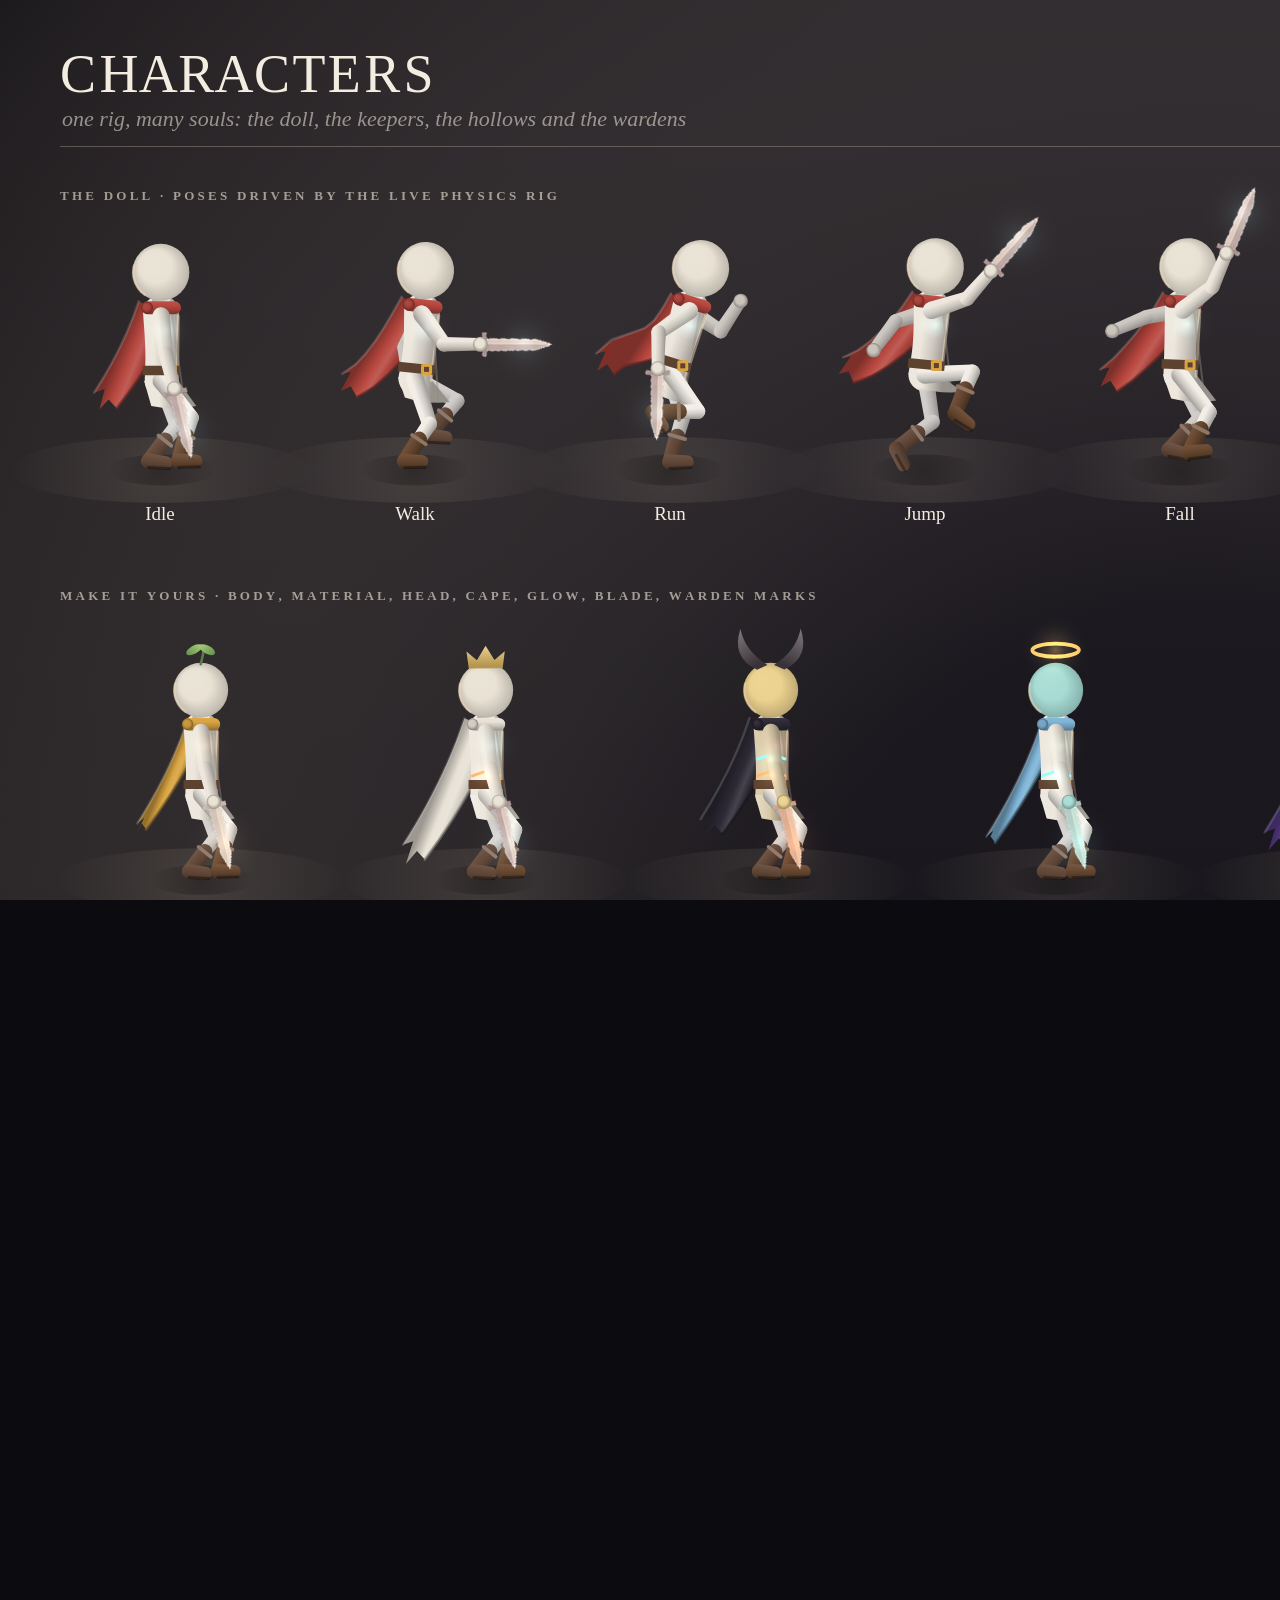
<file: tools/sheets.html>
<!doctype html>
<html><head><meta charset="utf-8"><title>Asset sheets</title>
<link rel="stylesheet" href="../css/style.css">
<style>html,body{overflow:auto!important;background:#0c0b10}canvas{position:static!important;display:block;margin:0 0 30px}</style>
</head><body>
<canvas id="characters"></canvas>
<canvas id="maps"></canvas>
<canvas id="assets"></canvas>
<canvas id="requests"></canvas>
<canvas id="towns"></canvas>
<canvas id="requests2"></canvas>
<script type="module" src="sheets.js"></script>
</body></html>
</file>
<file: css/style.css>
@font-face { font-family: 'Cormorant'; src: url('../assets/fonts/cormorant-garamond-latin-300-normal.woff2') format('woff2'); font-weight: 300; font-display: swap; }
@font-face { font-family: 'Cormorant'; src: url('../assets/fonts/cormorant-garamond-latin-400-normal.woff2') format('woff2'); font-weight: 400; font-display: swap; }
@font-face { font-family: 'Cormorant'; src: url('../assets/fonts/cormorant-garamond-latin-600-normal.woff2') format('woff2'); font-weight: 600; font-display: swap; }
@font-face { font-family: 'Cormorant'; src: url('../assets/fonts/cormorant-garamond-latin-500-italic.woff2') format('woff2'); font-weight: 500; font-style: italic; font-display: swap; }
@font-face { font-family: 'Manrope'; src: url('../assets/fonts/manrope-latin-400-normal.woff2') format('woff2'); font-weight: 400; font-display: swap; }
@font-face { font-family: 'Manrope'; src: url('../assets/fonts/manrope-latin-600-normal.woff2') format('woff2'); font-weight: 600; font-display: swap; }
@font-face { font-family: 'Manrope'; src: url('../assets/fonts/manrope-latin-800-normal.woff2') format('woff2'); font-weight: 800; font-display: swap; }

:root {
  --ink: #0b0a10; --glass: rgba(14, 12, 20, 0.62); --glass2: rgba(24, 21, 32, 0.78); --line: rgba(255, 244, 228, 0.14);
  --text: #f3ece0; --dim: rgba(243, 236, 224, 0.58); --accent: #9ff3ff; --gold: #f2c86a; --warm: #ffd9a0; --danger: #ff7a6a;
  --ease: cubic-bezier(.2, .8, .2, 1); --serif: 'Cormorant', Georgia, serif; --sans: 'Manrope', system-ui, sans-serif;
}
* { box-sizing: border-box; }
html, body { margin: 0; height: 100%; overflow: hidden; background: #07060b; color: var(--text); font-family: var(--sans); user-select: none; -webkit-user-select: none; touch-action: none; -webkit-tap-highlight-color: transparent; }
canvas { position: fixed; inset: 0; display: block; }
#fx { pointer-events: none; }
#ui { position: fixed; inset: 0; pointer-events: none; z-index: 5; }
.hidden { display: none !important; }
button { font-family: var(--sans); color: var(--text); }

/* boot */
#boot { position: fixed; inset: 0; background: #07060b; display: flex; flex-direction: column; align-items: center; justify-content: center; gap: 22px; z-index: 50; transition: opacity 1.2s var(--ease); }
#boot.gone { opacity: 0; pointer-events: none; }
.boot-title { font-family: var(--serif); font-weight: 300; font-size: clamp(28px, 5vw, 54px); letter-spacing: .32em; text-transform: uppercase; opacity: .8; }
.boot-bar { width: 160px; height: 1px; background: rgba(255,255,255,.12); overflow: hidden; }
.boot-bar div { height: 100%; width: 40%; background: var(--warm); animation: bootbar 1.2s ease-in-out infinite; }
@keyframes bootbar { 0% { transform: translateX(-100%); } 100% { transform: translateX(260%); } }

/* letterbox + fade */
#letterbox .bar { position: absolute; left: 0; right: 0; height: 0; background: #000; transition: height 1.1s var(--ease); }
#letterbox .bar.top { top: 0; } #letterbox .bar.bottom { bottom: 0; }
#letterbox.on .bar { height: 11vh; }
#fade { position: absolute; inset: 0; background: #000; opacity: 0; transition: opacity .9s var(--ease); }

/* title cards */
#card { position: absolute; left: 50%; top: 40%; transform: translate(-50%, -50%); text-align: center; width: min(92vw, 1100px); opacity: 0; transition: opacity 1.4s var(--ease), letter-spacing 4s var(--ease); }
#card.show { opacity: 1; }
#card .title { font-family: var(--serif); font-weight: 300; font-size: clamp(38px, 7.2vw, 104px); letter-spacing: .14em; text-transform: uppercase; line-height: 1; text-shadow: 0 2px 40px rgba(0,0,0,.55); transition: letter-spacing 5s var(--ease); }
#card.show .title { letter-spacing: .2em; }
#card .sub { margin-top: 18px; font-family: var(--serif); font-style: italic; font-weight: 500; font-size: clamp(16px, 2.1vw, 26px); color: var(--dim); letter-spacing: .04em; }
#card .line { height: 1px; width: 0; margin: 0 auto; background: linear-gradient(90deg, transparent, rgba(255,240,220,.6), transparent); transition: width 2.2s var(--ease); }
#card.show .line { width: min(60vw, 520px); }
#card .l1 { margin-bottom: 22px; } #card .l2 { margin-top: 22px; }
#card.small .title { font-size: clamp(26px, 4.4vw, 58px); }
#card.boss .title { color: #fff; font-size: clamp(26px, 5vw, 74px); letter-spacing: .1em; }
#card.boss.show .title { letter-spacing: .14em; }
#card.boss .sub { font-style: normal; font-family: var(--sans); font-size: clamp(11px, 1.2vw, 14px); letter-spacing: .4em; text-transform: uppercase; color: var(--danger); }
#card.gain .sub { color: var(--accent); }

/* press any key */
#press { position: absolute; left: 50%; bottom: 17vh; transform: translateX(-50%); font-size: 12px; letter-spacing: .45em; text-transform: uppercase; color: var(--dim); animation: breathe 2.2s ease-in-out infinite; text-align: center; }
@keyframes breathe { 0%, 100% { opacity: .25; } 50% { opacity: .9; } }

/* hud */
#hud { position: absolute; inset: 0; transition: opacity .8s var(--ease); }
#hud.dim { opacity: 0; }
#hud-tl { position: absolute; left: max(22px, env(safe-area-inset-left)); top: max(18px, env(safe-area-inset-top)); display: flex; flex-direction: column; gap: 10px; }
#vessels { display: flex; gap: 7px; }
.vessel { width: 18px; height: 24px; position: relative; transition: transform .3s var(--ease); }
.vessel::before { content: ''; position: absolute; inset: 0; background: rgba(255,255,255,.1); clip-path: polygon(50% 0, 100% 38%, 82% 100%, 18% 100%, 0 38%); }
.vessel.full::before { background: linear-gradient(180deg, #ffffff, #dff2f4 55%, #9fd6de); box-shadow: 0 0 18px rgba(159,243,255,.6); }
.art .vessel { width: 26px; height: 30px; background: url(../assets/icons/vessel_empty.png) center/contain no-repeat; }
.art .vessel::before, .art .vessel::after { display: none; }
.art .vessel.full { background-image: url(../assets/icons/vessel.png); filter: drop-shadow(0 0 8px rgba(159,243,255,.55)); }
.art #glimmer .gem { width: 18px; height: 18px; transform: none; background: url(../assets/icons/glimmer.png) center/contain no-repeat; box-shadow: none; }
.slot img.ticon { filter: drop-shadow(0 2px 3px rgba(0,0,0,.5)); }
.vessel.full::after { content: ''; position: absolute; inset: -6px; background: radial-gradient(circle, rgba(159,243,255,.35), transparent 65%); }
.vessel.lost { animation: lost .5s var(--ease); }
@keyframes lost { 0% { transform: scale(1.5); } 100% { transform: scale(1); } }
#breath { width: 118px; height: 3px; background: rgba(255,255,255,.1); border-radius: 2px; overflow: hidden; }
#breath-fill { height: 100%; width: 0; background: linear-gradient(90deg, #6fd3e0, #ffffff); box-shadow: 0 0 10px #9ff3ff; transition: width .3s var(--ease); }
#glimmer { display: flex; align-items: center; gap: 8px; font-weight: 600; font-size: 14px; letter-spacing: .08em; color: var(--text); text-shadow: 0 1px 8px rgba(0,0,0,.6); }
#glimmer .gem { width: 9px; height: 9px; transform: rotate(45deg); background: linear-gradient(135deg, #fff, var(--accent)); box-shadow: 0 0 10px var(--accent); }
#glimmer.bump { animation: bump .35s var(--ease); }
@keyframes bump { 0% { transform: scale(1.25); } 100% { transform: scale(1); } }
#hud-tr { position: absolute; right: max(18px, env(safe-area-inset-right)); top: max(16px, env(safe-area-inset-top)); display: flex; gap: 8px; align-items: center; pointer-events: auto; }
.pill { background: var(--glass); border: 1px solid var(--line); border-radius: 99px; padding: 7px 14px; font-size: 11px; letter-spacing: .2em; text-transform: uppercase; backdrop-filter: blur(8px); -webkit-backdrop-filter: blur(8px); }
.pill.btn { cursor: pointer; transition: background .2s, transform .2s var(--ease); }
.pill.btn:hover { background: var(--glass2); transform: translateY(-1px); }
.pill.icon { padding: 6px 11px; font-size: 14px; letter-spacing: 0; }
#btn-menu { width: 40px; height: 40px; padding: 0 !important; display: grid; place-items: center; }
#btn-menu svg { display: block; }
body.touch #btn-menu { width: 46px; height: 46px; }
#souls-online { color: var(--accent); }
#souls-online::before { content: ''; display: inline-block; width: 6px; height: 6px; border-radius: 50%; background: var(--accent); box-shadow: 0 0 8px var(--accent); margin-right: 8px; vertical-align: 1px; animation: breathe 1.8s infinite; }
#compass { position: absolute; left: 50%; top: max(22px, env(safe-area-inset-top)); transform: translateX(-50%); font-size: 11px; letter-spacing: .35em; text-transform: uppercase; color: var(--dim); white-space: nowrap; }
#compass b { color: var(--text); font-weight: 600; }
#hotbar { position: absolute; left: 50%; bottom: calc(max(8px, env(safe-area-inset-bottom)) + 20px); transform: translateX(-50%); display: flex; gap: 6px; pointer-events: auto; }
.slot { width: 46px; height: 46px; border-radius: 10px; background: var(--glass); border: 1px solid var(--line); position: relative; display: flex; align-items: center; justify-content: center; backdrop-filter: blur(6px); -webkit-backdrop-filter: blur(6px); cursor: pointer; transition: transform .2s var(--ease), border-color .2s; }
.slot canvas { position: static; width: 28px; height: 28px; }
canvas.ticon { position: static; inset: auto; display: block; }
canvas.ticon.flyer { position: fixed; }
.pk canvas.ticon { display: inline-block; vertical-align: middle; margin-right: 6px; }
.slot .n { position: absolute; right: 5px; bottom: 3px; font-size: 10px; font-weight: 800; color: var(--text); text-shadow: 0 1px 3px #000; }
.slot .k { position: absolute; left: 6px; top: 3px; font-size: 9px; color: var(--dim); }
.slot.sel { border-color: rgba(255,240,220,.7); transform: translateY(-4px); box-shadow: 0 6px 22px rgba(0,0,0,.4), 0 0 0 1px rgba(255,240,220,.25) inset; }
#prompt { position: absolute; left: 50%; bottom: 96px; transform: translateX(-50%); font-size: 12px; letter-spacing: .25em; text-transform: uppercase; text-shadow: 0 1px 8px #000; display: flex; gap: 10px; align-items: center; white-space: nowrap; }
kbd { display: inline-block; min-width: 22px; padding: 3px 6px; border-radius: 6px; border: 1px solid rgba(255,255,255,.3); background: rgba(0,0,0,.35); font-family: var(--sans); font-size: 11px; font-weight: 800; letter-spacing: 0; text-align: center; color: #fff; }
#toasts { position: absolute; left: 50%; top: 92px; transform: translateX(-50%); display: flex; flex-direction: column; align-items: center; gap: 6px; }
.toast { background: var(--glass); border: 1px solid var(--line); padding: 8px 16px; border-radius: 99px; font-size: 12px; letter-spacing: .08em; backdrop-filter: blur(8px); animation: toastIn .45s var(--ease); white-space: nowrap; }
.toast.out { opacity: 0; transform: translateY(-6px); transition: all .5s var(--ease); }
@keyframes toastIn { from { opacity: 0; transform: translateY(8px); } }
#pickups { position: absolute; right: max(22px, env(safe-area-inset-right)); bottom: 90px; display: flex; flex-direction: column; align-items: flex-end; gap: 4px; }
.pk { font-size: 12px; font-weight: 600; letter-spacing: .06em; text-shadow: 0 1px 6px #000; animation: toastIn .3s var(--ease); display: flex; gap: 8px; align-items: center; }
.pk i { width: 10px; height: 10px; border-radius: 3px; display: inline-block; }

/* boss bar */
#bossbar { position: absolute; left: 50%; bottom: calc(11vh + 26px); transform: translateX(-50%); width: min(70vw, 720px); text-align: center; transition: opacity .8s; }
#bossbar .bname { font-family: var(--serif); font-size: clamp(18px, 2.4vw, 28px); letter-spacing: .25em; text-transform: uppercase; margin-bottom: 8px; }
#bossbar .btrack { position: relative; height: 4px; background: rgba(255,255,255,.12); }
#bossbar .bfill, #bossbar .bghost { position: absolute; left: 0; top: 0; bottom: 0; width: 100%; }
#bossbar .bghost { background: rgba(255,210,180,.5); transition: width 1.2s ease .3s; }
#bossbar .bfill { background: linear-gradient(90deg, #ff7a6a, #ffd9a0); z-index: 1; transition: width .12s; }

/* tutorial hints */
#hint { position: absolute; left: 50%; top: 64%; transform: translateX(-50%); font-size: 13px; letter-spacing: .2em; text-transform: uppercase; text-shadow: 0 1px 10px #000; display: flex; gap: 10px; align-items: center; opacity: 0; transition: opacity .6s var(--ease); white-space: nowrap; }
#hint.show { opacity: 1; }

/* dialog (subtitles) */
#dialog { position: absolute; left: 50%; bottom: calc(11vh + 18px); transform: translateX(-50%); width: min(86vw, 760px); text-align: center; pointer-events: auto; }
#dialog .who { font-size: 11px; letter-spacing: .4em; text-transform: uppercase; color: var(--warm); margin-bottom: 10px; }
#dialog .text { font-family: var(--serif); font-size: clamp(20px, 2.5vw, 30px); line-height: 1.35; text-shadow: 0 2px 16px #000; min-height: 1.4em; }
#dialog .opts { margin-top: 18px; display: flex; flex-wrap: wrap; gap: 10px; justify-content: center; }
.opt { background: var(--glass); border: 1px solid var(--line); padding: 10px 18px; border-radius: 99px; font-size: 12px; letter-spacing: .14em; text-transform: uppercase; cursor: pointer; transition: all .2s var(--ease); }
.opt:hover, .opt.focus { background: rgba(255,240,220,.14); border-color: rgba(255,240,220,.5); transform: translateY(-1px); }
.opt.off { opacity: .4; }
.opt small { opacity: .6; margin-left: 6px; letter-spacing: .05em; }

/* menu */
#menu { position: absolute; inset: 0; background: radial-gradient(ellipse at center, rgba(8,7,12,.45), rgba(4,3,7,.86)); display: flex; align-items: center; justify-content: center; pointer-events: auto; animation: fadeIn .4s var(--ease); backdrop-filter: blur(3px); }
@keyframes fadeIn { from { opacity: 0; } }
#menu .panel { width: min(94vw, 980px); height: min(88vh, 640px); display: flex; flex-direction: column; }
.menu-head { display: flex; align-items: flex-end; justify-content: space-between; gap: 20px; padding-bottom: 16px; border-bottom: 1px solid var(--line); flex-wrap: wrap; }
.logo { font-family: var(--serif); font-weight: 300; font-size: clamp(24px, 3.4vw, 40px); letter-spacing: .22em; text-transform: uppercase; }
.tabs { display: flex; gap: 4px; flex-wrap: wrap; position: relative; }
.tab { background: none; border: none; padding: 8px 12px; font-size: 11px; letter-spacing: .25em; text-transform: uppercase; color: var(--dim); cursor: pointer; transition: color .25s; }
.tab:hover { color: var(--text); }
.tab.on { color: var(--text); }
.tab-line { position: absolute; left: 0; top: 0; height: 2px; width: 0; border-radius: 2px; background: linear-gradient(90deg, var(--warm), #ffe9c8); box-shadow: 0 0 10px rgba(255,217,160,.45); transition: transform .42s cubic-bezier(.65,0,.25,1), width .42s cubic-bezier(.65,0,.25,1), top .3s; pointer-events: none; }
.menu-head { position: relative; }
.menu-back { position: absolute; top: 0; right: 0; display: flex; align-items: center; gap: 6px; background: rgba(255,255,255,.06); border: 1px solid var(--line); color: var(--text); border-radius: 99px; padding: 8px 14px 8px 10px; font: 700 11px Manrope; letter-spacing: .16em; text-transform: uppercase; cursor: pointer; transition: background .2s, transform .2s; }
.menu-back:hover { background: rgba(255,255,255,.12); transform: translateX(-2px); }
.menu-body.enter { animation: menuBody .38s cubic-bezier(.2,.8,.2,1) both; }
.menu-body.enter [style*="--i"] { animation: menuItem .45s cubic-bezier(.2,.8,.2,1) both; animation-delay: calc(var(--i) * 28ms + 60ms); }
@keyframes menuBody { from { opacity: 0; transform: translateY(8px); } to { opacity: 1; transform: none; } }
@keyframes menuItem { from { opacity: 0; transform: translateY(10px); } to { opacity: 1; transform: none; } }
#menu:not(.hidden) .panel { animation: menuIn .45s cubic-bezier(.2,.8,.2,1) both; }
@keyframes menuIn { from { opacity: 0; transform: translateY(14px) scale(.985); } to { opacity: 1; transform: none; } }
.menu-body { flex: 1; overflow: auto; padding-top: 22px; }
.menu-body::-webkit-scrollbar { width: 6px; } .menu-body::-webkit-scrollbar-thumb { background: rgba(255,255,255,.15); border-radius: 3px; }
.row { display: flex; gap: 22px; flex-wrap: wrap; }
.col { flex: 1; min-width: 260px; }
.h { font-size: 11px; letter-spacing: .35em; text-transform: uppercase; color: var(--dim); margin: 0 0 12px; }
.big-btn { display: block; width: 100%; text-align: left; background: var(--glass); border: 1px solid var(--line); padding: 16px 18px; border-radius: 14px; margin-bottom: 10px; cursor: pointer; transition: all .2s var(--ease); }
.big-btn:hover { background: rgba(255,240,220,.1); transform: translateX(3px); }
.big-btn b { display: block; font-family: var(--serif); font-size: 22px; font-weight: 400; letter-spacing: .06em; }
.big-btn span { font-size: 12px; color: var(--dim); }
.big-btn.primary { border-color: rgba(159,243,255,.45); }
.stat { display: flex; justify-content: space-between; font-size: 13px; padding: 7px 0; border-bottom: 1px solid rgba(255,255,255,.05); color: var(--dim); }
.stat b { color: var(--text); font-weight: 600; }
.grid { display: grid; grid-template-columns: repeat(auto-fill, minmax(112px, 1fr)); gap: 8px; }
.item { background: var(--glass); border: 1px solid var(--line); border-radius: 12px; padding: 10px; cursor: pointer; text-align: center; font-size: 11px; letter-spacing: .06em; transition: all .2s var(--ease); position: relative; }
.item:hover { transform: translateY(-2px); background: rgba(255,240,220,.08); }
.item.on { border-color: var(--warm); box-shadow: 0 0 0 1px rgba(255,217,160,.3) inset; }
.item.locked { opacity: .45; }
.item .sw { width: 34px; height: 34px; border-radius: 50%; margin: 2px auto 8px; }
.item .how { display: block; font-size: 9.5px; color: var(--dim); margin-top: 4px; letter-spacing: .02em; }
.item .cost { position: absolute; top: 6px; right: 8px; font-size: 10px; color: var(--accent); }
.editor { display: flex; gap: 24px; flex-wrap: wrap; }
.preview { width: 260px; flex: none; display: flex; flex-direction: column; align-items: center; gap: 10px; }
.preview canvas { position: static; width: 240px; height: 280px; border-radius: 18px; background: radial-gradient(ellipse at 50% 70%, rgba(255,230,200,.12), transparent 70%); }
.name { font-family: var(--serif); font-size: 24px; letter-spacing: .06em; text-align: center; }
.sigil { position: static !important; width: 54px !important; height: 54px !important; background: none !important; }
.slots { display: flex; gap: 4px; flex-wrap: wrap; margin-bottom: 14px; }
.ctrl-list { display: grid; grid-template-columns: auto 1fr; gap: 8px 16px; font-size: 13px; align-items: center; }
.slider { display: flex; align-items: center; gap: 12px; font-size: 13px; margin: 10px 0; }
.slider input { flex: 1; accent-color: #ffd9a0; }
.toggle { display: flex; justify-content: space-between; align-items: center; font-size: 13px; padding: 10px 0; border-bottom: 1px solid rgba(255,255,255,.05); cursor: pointer; }
.toggle i { width: 34px; height: 18px; border-radius: 9px; background: rgba(255,255,255,.15); position: relative; transition: background .2s; }
.toggle i::after { content: ''; position: absolute; top: 2px; left: 2px; width: 14px; height: 14px; border-radius: 50%; background: #fff; transition: transform .2s var(--ease); }
.toggle.on i { background: #6fd3e0; } .toggle.on i::after { transform: translateX(16px); }
.code { font-family: ui-monospace, monospace; background: rgba(0,0,0,.35); border: 1px solid var(--line); border-radius: 8px; padding: 10px 12px; font-size: 12px; word-break: break-all; user-select: text; -webkit-user-select: text; }
.note { font-size: 12px; color: var(--dim); line-height: 1.6; }
.recipe { display: flex; align-items: center; justify-content: space-between; gap: 10px; background: var(--glass); border: 1px solid var(--line); border-radius: 12px; padding: 10px 14px; margin-bottom: 8px; font-size: 13px; }
.recipe .need { color: var(--dim); font-size: 12px; }
.recipe button, .mini-btn { background: rgba(255,240,220,.1); border: 1px solid var(--line); border-radius: 99px; padding: 6px 14px; font-size: 11px; letter-spacing: .14em; text-transform: uppercase; cursor: pointer; }
.recipe button:disabled { opacity: .35; cursor: default; }

/* touch: sized to the screen, glass buttons, a floating stick anywhere on the left */
#touch { position: absolute; inset: 0; pointer-events: none; --u: clamp(54px, 11.5vmin, 86px); }
#tzone { position: absolute; left: 0; bottom: 0; width: 36%; height: 58%; pointer-events: auto; touch-action: none; }
#stick { position: absolute; left: calc(max(26px, env(safe-area-inset-left)) + var(--u) * .2); bottom: calc(max(26px, env(safe-area-inset-bottom)) + var(--u) * .2); width: calc(var(--u) * 1.9); height: calc(var(--u) * 1.9); margin: 0; border-radius: 50%; pointer-events: none; opacity: .38; transition: opacity .25s;
  background: radial-gradient(circle at 50% 50%, rgba(255,255,255,.04) 0 55%, rgba(255,255,255,.1) 56% 58%, rgba(255,255,255,.03) 59%); border: 1.5px solid rgba(255,255,255,.16); }
#stick.live { opacity: 1; transition: none; }
#knob { position: absolute; left: 50%; top: 50%; width: calc(var(--u) * .82); height: calc(var(--u) * .82); margin: calc(var(--u) * -.41); border-radius: 50%;
  background: radial-gradient(circle at 35% 30%, rgba(255,255,255,.55), rgba(255,255,255,.16) 55%, rgba(255,255,255,.08)); border: 1.5px solid rgba(255,255,255,.4); box-shadow: 0 6px 18px rgba(0,0,0,.35); }
#tbtns { position: absolute; right: max(16px, env(safe-area-inset-right)); bottom: max(16px, env(safe-area-inset-bottom)); width: calc(var(--u) * 3.9); height: calc(var(--u) * 3.3); pointer-events: none; }
.tb { position: absolute; border-radius: 50%; pointer-events: auto; touch-action: none; display: flex; flex-direction: column; align-items: center; justify-content: center; gap: 2px; color: #f6efe4; padding: 0;
  background: radial-gradient(circle at 35% 28%, rgba(255,255,255,.22), rgba(255,255,255,.06) 48%, rgba(10,9,14,.45) 100%); border: 1.5px solid rgba(255,240,220,.3);
  box-shadow: 0 8px 22px rgba(0,0,0,.35), inset 0 1px 0 rgba(255,255,255,.25); backdrop-filter: blur(6px); -webkit-backdrop-filter: blur(6px); transition: transform .08s, box-shadow .12s, border-color .12s; }
.tb svg { width: 44%; height: 44%; filter: drop-shadow(0 1px 2px rgba(0,0,0,.5)); }
.tb span { font-size: calc(var(--u) * .12); letter-spacing: .14em; text-transform: uppercase; font-weight: 800; opacity: .8; }
.tb.down { transform: scale(.92); border-color: rgba(159,243,255,.9); box-shadow: 0 0 0 4px rgba(159,243,255,.18), 0 6px 16px rgba(0,0,0,.35); }
.tb-xl { width: calc(var(--u) * 1.5); height: calc(var(--u) * 1.5); right: calc(var(--u) * 1.15); bottom: 0; border-color: rgba(255,217,160,.55); }
.tb-l { width: calc(var(--u) * 1.18); height: calc(var(--u) * 1.18); right: 0; bottom: calc(var(--u) * .95); }
.tb-m { width: calc(var(--u) * .98); height: calc(var(--u) * .98); right: calc(var(--u) * 1.45); bottom: calc(var(--u) * 1.65); }
.tb-s { width: calc(var(--u) * .78); height: calc(var(--u) * .78); }
.tb[data-a="heal"] { right: calc(var(--u) * 2.85); bottom: calc(var(--u) * .2); }
.tb[data-a="tbuild"] { right: calc(var(--u) * .25); bottom: calc(var(--u) * 2.35); }
.tb[data-a="tbag"] { right: calc(var(--u) * 2.65); bottom: calc(var(--u) * 1.3); }
.tb[data-a="crawl"] { right: calc(var(--u) * .2); bottom: calc(var(--u) * -.02); width: calc(var(--u) * .78); height: calc(var(--u) * .78); }
body.modal #tzone, body.modal #tbtns, body.modal #tact, body.modal #stick { opacity: 0; pointer-events: none !important; }
body.modal #tbtns .tb { pointer-events: none; }
.tb.active { border-color: var(--accent); color: var(--accent); box-shadow: 0 0 0 4px rgba(159,243,255,.15), 0 8px 22px rgba(0,0,0,.35); }
#tact { position: absolute; right: max(18px, env(safe-area-inset-right)); top: calc(max(16px, env(safe-area-inset-top)) + 62px); pointer-events: auto; touch-action: none; min-width: calc(var(--u) * 1.6); height: calc(var(--u) * .78); padding: 0 calc(var(--u) * .3); border-radius: 99px;
  background: linear-gradient(180deg, rgba(255,217,160,.95), rgba(214,160,90,.95)); color: #241a12; border: none; font-weight: 800; font-size: calc(var(--u) * .2); letter-spacing: .12em; text-transform: uppercase; box-shadow: 0 8px 24px rgba(0,0,0,.4), 0 0 0 4px rgba(255,217,160,.18); animation: toastIn .3s var(--ease); }
#tact.down { transform: scale(.94); }
body.touch #hotbar { top: auto; bottom: calc(max(6px, env(safe-area-inset-bottom)) + 18px); transform: translateX(-50%); }
body.touch .slot { width: 40px; height: 40px; }
body.touch #hud-tr .pill { padding: 9px 14px; }

body.touch #prompt { display: none !important; }

@media (max-width: 640px) {
  .slot { width: 40px; height: 40px; }
  #compass { display: none; }
  .preview { width: 100%; }
}

/* lore lines during the cold open */
#lore { position: absolute; left: 50%; top: 22%; transform: translateX(-50%); width: min(90vw, 980px); text-align: center; font-family: var(--serif); font-style: italic; font-weight: 500; font-size: clamp(20px, 2.8vw, 36px); line-height: 1.3; color: #f6efe4; text-shadow: 0 2px 30px rgba(0,0,0,.65); opacity: 0; transition: opacity 1.1s var(--ease), letter-spacing 3.5s var(--ease); letter-spacing: .01em; }
#lore.show { opacity: 1; letter-spacing: .035em; }
/* objective tracker */
#objective { margin-top: 6px; max-width: min(420px, 60vw); animation: toastIn .6s var(--ease); }
.ob-title { display: flex; align-items: center; gap: 10px; font-family: var(--serif); font-size: 19px; font-weight: 500; letter-spacing: .03em; color: #f6efe4; text-shadow: 0 1px 12px rgba(0,0,0,.8); }
.ob-title i { width: 8px; height: 8px; transform: rotate(45deg); border: 1.5px solid var(--warm); flex: none; box-shadow: 0 0 10px rgba(255,217,160,.6); }
.ob-dist { font-family: var(--sans); font-size: 10px; letter-spacing: .2em; color: var(--dim); margin-left: 4px; white-space: nowrap; }
.ob-hint { margin: 5px 0 0 18px; font-size: 11px; letter-spacing: .12em; text-transform: uppercase; color: var(--dim); text-shadow: 0 1px 8px #000; display: flex; gap: 6px; align-items: center; flex-wrap: wrap; }
.ob-hint kbd { font-size: 10px; padding: 2px 5px; }
#objective.pulse .ob-title i { animation: obp 1.2s var(--ease) 2; }
@keyframes obp { 50% { transform: rotate(45deg) scale(1.8); background: var(--warm); } }

/* tutorial panel */
#tut { position: absolute; left: 50%; top: calc(max(12px, env(safe-area-inset-top)) + 4px); transform: translateX(-50%); width: min(520px, 62vw); display: flex; align-items: center; gap: 14px; padding: 10px 14px 10px 10px; border-radius: 18px;
  background: linear-gradient(180deg, rgba(20,18,28,.86), rgba(12,11,18,.9)); border: 1px solid rgba(255,240,220,.16); box-shadow: 0 16px 44px rgba(0,0,0,.45); pointer-events: auto; backdrop-filter: blur(8px); -webkit-backdrop-filter: blur(8px); z-index: 5; }
#tut.pop { animation: tutPop .45s cubic-bezier(.2,.9,.25,1.2) both; }
@keyframes tutPop { from { opacity: 0; transform: translate(-50%, -10px) scale(.96); } to { opacity: 1; transform: translate(-50%, 0); } }
#tut.done { border-color: rgba(159,243,255,.55); box-shadow: 0 0 0 3px rgba(159,243,255,.12), 0 16px 44px rgba(0,0,0,.45); }
.tt-ring { position: relative; width: 44px; height: 44px; flex: none; }
.tt-ring svg { width: 44px; height: 44px; transform: rotate(-90deg); }
.tt-ring circle { fill: none; stroke-width: 3; }
.tt-ring .bg { stroke: rgba(255,255,255,.1); }
.tt-ring .fg { stroke: var(--warm); stroke-linecap: round; transition: stroke-dashoffset .6s cubic-bezier(.2,.8,.2,1); }
#tut.done .tt-ring .fg { stroke: var(--accent); }
.tt-ring span { position: absolute; inset: 0; display: grid; place-items: center; font: 700 10px Manrope; color: var(--dim); }
.tt-main { flex: 1; min-width: 0; text-align: left; }
.tt-title { font-family: var(--serif); font-size: 21px; line-height: 1.1; display: flex; align-items: center; gap: 8px; }
.tt-check { width: 8px; height: 14px; border: solid var(--accent); border-width: 0 2.5px 2.5px 0; transform: rotate(45deg) translateY(-3px); flex: none; }
.tt-text { font-size: 12.5px; color: var(--dim); margin-top: 2px; }
.tt-keys { display: flex; gap: 6px; align-items: center; flex: none; }
.tt-keys kbd { font-size: 12px; padding: 4px 9px; border-radius: 9px; min-width: 34px; text-align: center; border-color: rgba(255,240,220,.45); box-shadow: 0 3px 0 rgba(0,0,0,.45); }
.tt-or { font-size: 10px; color: var(--dim); letter-spacing: .1em; }
.tt-touch { font: 700 11px Manrope; color: var(--accent); letter-spacing: .08em; text-transform: uppercase; max-width: 130px; text-align: right; }
.tt-skip { position: absolute; top: -8px; right: 12px; background: rgba(12,11,18,.9); border: 1px solid var(--line); border-radius: 99px; font: 700 7.6px Manrope; letter-spacing: .15em; text-transform: uppercase; color: var(--dim); cursor: pointer; padding: 2.5px 7.6px; }
.tt-skip:hover { color: var(--text); }
body.tutoring #compass { opacity: 0; }
body.touch #tut { width: min(440px, 56vw); top: calc(max(8px, env(safe-area-inset-top)) + 2px); padding: 7px 12px 7px 8px; gap: 10px; }
body.touch .tt-title { font-size: 18px; }
body.touch .tt-text { font-size: 11.5px; }
body.touch .tt-ring, body.touch .tt-ring svg { width: 36px; height: 36px; }
/* the touch control a tutorial step wants pulses */
#tbtns .tb.hint { border-color: rgba(255,217,160,.95); animation: tbHint 1.1s ease-in-out infinite; }
@keyframes tbHint { 0%, 100% { box-shadow: 0 0 0 0 rgba(255,217,160,.55), 0 8px 22px rgba(0,0,0,.35); } 50% { box-shadow: 0 0 0 12px rgba(255,217,160,0), 0 8px 22px rgba(0,0,0,.35); } }
body.hint-stick #stick { opacity: .9; animation: stickHint 1.4s ease-in-out infinite; }
@keyframes stickHint { 0%, 100% { box-shadow: 0 0 0 0 rgba(255,217,160,.45); } 50% { box-shadow: 0 0 0 16px rgba(255,217,160,0); } }

/* direction chevrons drawn with borders (no glyphs) */
.chev, .chev-after::after { display: inline-block; width: .42em; height: .42em; border: solid currentColor; border-width: 0 2px 2px 0; vertical-align: .08em; margin: 0 .35em; }
.chev.r, .chev-after.r::after { transform: rotate(-45deg); }
.chev.l, .chev-after.l::after { transform: rotate(135deg); }
.chev-after::after { content: ''; }
.toast.done::before { content: ''; display: inline-block; width: .35em; height: .7em; border: solid #b8f0c8; border-width: 0 2px 2px 0; transform: rotate(45deg); margin: 0 .7em .1em 0; }

/* ------------------------------------------------------------ satchel: cinematic inventory + crafting */
#bag { --rc: #e9dcc6; position: absolute; inset: 0; z-index: 40; pointer-events: none; display: grid; grid-template-columns: minmax(330px, 36%) 1fr minmax(350px, 38%); grid-template-rows: 1fr auto; gap: 14px; padding: max(56px, 8vh) max(18px, 2.5vw) max(16px, 2.6vh); font-family: Manrope, sans-serif; color: var(--text); }
#bag.hidden { display: none; }
#bag > * { pointer-events: auto; }
.r0 { --rc: #e9dcc6; } .r1 { --rc: #9fe0a8; } .r2 { --rc: #8fc8ff; } .r3 { --rc: #d7a8ff; }
/* a dark lacquered plate with a gilt hairline and corner brackets */
.bag-panel { position: relative; background:
    radial-gradient(120% 70% at 50% -10%, rgba(255,217,160,.10), transparent 60%),
    linear-gradient(180deg, rgba(28,23,32,.92), rgba(13,11,17,.94));
  border: 1px solid rgba(255,217,160,.16); border-radius: 16px; padding: 16px 16px 14px; display: flex; flex-direction: column; gap: 10px; min-height: 0; overflow: hidden;
  backdrop-filter: blur(10px); -webkit-backdrop-filter: blur(10px);
  box-shadow: inset 0 0 0 4px rgba(10,8,12,.55), inset 0 0 0 5px rgba(255,217,160,.08), 0 30px 70px rgba(0,0,0,.5); animation: bagIn .46s var(--ease) both; }
.bag-panel::before, .bag-panel::after { content: ''; position: absolute; width: 18px; height: 18px; border: 1.5px solid rgba(255,217,160,.5); pointer-events: none; }
.bag-panel::before { top: 7px; left: 7px; border-right: 0; border-bottom: 0; border-top-left-radius: 9px; }
.bag-panel::after { bottom: 7px; right: 7px; border-left: 0; border-top: 0; border-bottom-right-radius: 9px; }
.bag-l { grid-column: 1; grid-row: 1; transform-origin: left center; }
.bag-panel > * { flex-shrink: 0; }
.bag-panel { overflow-y: auto; scrollbar-width: none; }
.bag-panel > .bag-chips, .bag-stations { flex-wrap: nowrap; overflow-x: auto; scrollbar-width: none; }
.bag-chips::-webkit-scrollbar, .bag-stations::-webkit-scrollbar, .bag-panel::-webkit-scrollbar { display: none; }
.chip, .bag-stations .st { flex: 0 0 auto; }
.fname span { display: none; }
.frow { flex-wrap: nowrap; }
.bag-panel > .bag-grid, .bag-panel > .bag-recipes { flex: 1 1 0; min-height: 52px; }
.bag-r .bag-h { row-gap: 8px; }
.bag-r .bag-h .bag-stations { flex-basis: 100%; margin-left: 0; }
.bag-r { grid-column: 3; grid-row: 1; transform-origin: right center; animation-delay: .07s; }
#bag.out .bag-panel, #bag.out .bag-hot, #bag.out .bag-x { animation: bagOut .25s ease-in both; }
@keyframes bagIn { from { opacity: 0; transform: translateY(20px) scale(.96); filter: blur(5px); } to { opacity: 1; transform: none; filter: none; } }
@keyframes bagOut { to { opacity: 0; transform: translateY(12px) scale(.98); } }
.bag-h { display: flex; align-items: center; gap: 10px; flex-wrap: wrap; padding-bottom: 8px; border-bottom: 1px solid rgba(255,217,160,.12); }
.bag-h b { font-family: 'Cormorant Garamond', serif; font-weight: 500; font-size: 27px; letter-spacing: .02em; line-height: 1; }
.bag-h .sub { font-size: 10.5px; letter-spacing: .16em; text-transform: uppercase; color: var(--dim); }
.bag-h .glim { margin-left: auto; display: flex; align-items: center; gap: 6px; font: 800 13px Manrope; color: #bff6ff; }
.bag-h .glim i { width: 9px; height: 9px; transform: rotate(45deg); background: #bff6ff; box-shadow: 0 0 10px #8fefff; }
.bag-ico { width: 26px; height: 26px; flex: 0 0 auto; background: var(--warm); -webkit-mask: var(--m) center / contain no-repeat; mask: var(--m) center / contain no-repeat; filter: drop-shadow(0 0 6px rgba(255,217,160,.4)); }
.bag-ico.satchel { -webkit-mask: none; mask: none; background: url(../assets/req/satchel.png) center / contain no-repeat; filter: drop-shadow(0 2px 4px rgba(0,0,0,.5)); width: 30px; height: 30px; --m: url("data:image/svg+xml,%3Csvg xmlns='http://www.w3.org/2000/svg' viewBox='0 0 24 24' fill='none' stroke='black' stroke-width='2' stroke-linecap='round' stroke-linejoin='round'%3E%3Cpath d='M5 9h14l-1 11H6z'/%3E%3Cpath d='M9 9V7a3 3 0 0 1 6 0v2M5 13h14M12 13v3'/%3E%3C/svg%3E"); }
.bag-ico.book { --m: url("data:image/svg+xml,%3Csvg xmlns='http://www.w3.org/2000/svg' viewBox='0 0 24 24' fill='none' stroke='black' stroke-width='2' stroke-linecap='round' stroke-linejoin='round'%3E%3Cpath d='M4 5a2 2 0 0 1 2-2h13v16H6a2 2 0 0 0-2 2z'/%3E%3Cpath d='M4 19V5M9 8h6M9 11h4'/%3E%3C/svg%3E"); }
.ci { display: inline-block; width: 13px; height: 13px; flex: 0 0 auto; background: currentColor; -webkit-mask: var(--m) center / contain no-repeat; mask: var(--m) center / contain no-repeat; }
.ci-all { --m: url("data:image/svg+xml,%3Csvg xmlns='http://www.w3.org/2000/svg' viewBox='0 0 24 24' fill='none' stroke='black' stroke-width='2' stroke-linecap='round' stroke-linejoin='round'%3E%3Crect x='4' y='4' width='6' height='6' rx='1'/%3E%3Crect x='14' y='4' width='6' height='6' rx='1'/%3E%3Crect x='4' y='14' width='6' height='6' rx='1'/%3E%3Crect x='14' y='14' width='6' height='6' rx='1'/%3E%3C/svg%3E"); }
.ci-block { --m: url("data:image/svg+xml,%3Csvg xmlns='http://www.w3.org/2000/svg' viewBox='0 0 24 24' fill='none' stroke='black' stroke-width='2' stroke-linecap='round' stroke-linejoin='round'%3E%3Cpath d='M12 3l8 4.5v9L12 21l-8-4.5v-9z'/%3E%3Cpath d='M4 7.5l8 4.5 8-4.5M12 12v9'/%3E%3C/svg%3E"); }
.ci-part { --m: url("data:image/svg+xml,%3Csvg xmlns='http://www.w3.org/2000/svg' viewBox='0 0 24 24' fill='none' stroke='black' stroke-width='2' stroke-linecap='round' stroke-linejoin='round'%3E%3Cpath d='M7 3v18M17 3v18M7 7h10M7 12h10M7 17h10'/%3E%3C/svg%3E"); }
.ci-use { --m: url("data:image/svg+xml,%3Csvg xmlns='http://www.w3.org/2000/svg' viewBox='0 0 24 24' fill='none' stroke='black' stroke-width='2' stroke-linecap='round' stroke-linejoin='round'%3E%3Cpath d='M9 3h6M10 3v5l-5 9a3 3 0 0 0 2.6 4.5h8.8A3 3 0 0 0 19 17l-5-9V3'/%3E%3Cpath d='M7.5 14h9'/%3E%3C/svg%3E"); }
.ci-gear { --m: url("data:image/svg+xml,%3Csvg xmlns='http://www.w3.org/2000/svg' viewBox='0 0 24 24' fill='none' stroke='black' stroke-width='2' stroke-linecap='round' stroke-linejoin='round'%3E%3Cpath d='M12 3l7 3v5c0 5-3 8.5-7 10-4-1.5-7-5-7-10V6z'/%3E%3C/svg%3E"); }
.ci-weapon { --m: url("data:image/svg+xml,%3Csvg xmlns='http://www.w3.org/2000/svg' viewBox='0 0 24 24' fill='none' stroke='black' stroke-width='2' stroke-linecap='round' stroke-linejoin='round'%3E%3Cpath d='M14.5 3.5L20.5 3.5 20.5 9.5 9 21 3 15z'/%3E%3Cpath d='M7 13l4 4M4 20l2-2'/%3E%3C/svg%3E"); }
.ci-weapons { --m: url("data:image/svg+xml,%3Csvg xmlns='http://www.w3.org/2000/svg' viewBox='0 0 24 24' fill='none' stroke='black' stroke-width='2' stroke-linecap='round' stroke-linejoin='round'%3E%3Cpath d='M14.5 3.5L20.5 3.5 20.5 9.5 9 21 3 15z'/%3E%3Cpath d='M7 13l4 4'/%3E%3C/svg%3E"); }
.ci-lamp { --m: url("data:image/svg+xml,%3Csvg xmlns='http://www.w3.org/2000/svg' viewBox='0 0 24 24' fill='none' stroke='black' stroke-width='2' stroke-linecap='round' stroke-linejoin='round'%3E%3Cpath d='M9 3h6M8 6h8l-1 11H9zM10 20h4M12 9v4'/%3E%3C/svg%3E"); }
.ci-pick { --m: url("data:image/svg+xml,%3Csvg xmlns='http://www.w3.org/2000/svg' viewBox='0 0 24 24' fill='none' stroke='black' stroke-width='2' stroke-linecap='round' stroke-linejoin='round'%3E%3Cpath d='M4 8c4-4 12-4 16 0M12 6v15'/%3E%3C/svg%3E"); }
.ci-tools { --m: url("data:image/svg+xml,%3Csvg xmlns='http://www.w3.org/2000/svg' viewBox='0 0 24 24' fill='none' stroke='black' stroke-width='2' stroke-linecap='round' stroke-linejoin='round'%3E%3Cpath d='M4 8c4-4 12-4 16 0M12 6v15'/%3E%3C/svg%3E"); }
.ci-charm { --m: url("data:image/svg+xml,%3Csvg xmlns='http://www.w3.org/2000/svg' viewBox='0 0 24 24' fill='none' stroke='black' stroke-width='2' stroke-linecap='round' stroke-linejoin='round'%3E%3Ccircle cx='12' cy='14' r='5'/%3E%3Cpath d='M12 9V3M9 4h6'/%3E%3C/svg%3E"); }
.ci-build { --m: url("data:image/svg+xml,%3Csvg xmlns='http://www.w3.org/2000/svg' viewBox='0 0 24 24' fill='none' stroke='black' stroke-width='2' stroke-linecap='round' stroke-linejoin='round'%3E%3Cpath d='M3 21h18M5 21V11l7-6 7 6v10M10 21v-6h4v6'/%3E%3C/svg%3E"); }
.ci-st-hand { --m: url("data:image/svg+xml,%3Csvg xmlns='http://www.w3.org/2000/svg' viewBox='0 0 24 24' fill='none' stroke='black' stroke-width='2' stroke-linecap='round' stroke-linejoin='round'%3E%3Cpath d='M8 13V5.5a1.5 1.5 0 0 1 3 0V12M11 11V4a1.5 1.5 0 0 1 3 0v8M14 11.5V6a1.5 1.5 0 0 1 3 0v8c0 4-3 7-6.5 7S5 18 4 15l-1-3a1.5 1.5 0 0 1 2.6-1.4L8 13'/%3E%3C/svg%3E"); }
.ci-st-bench { --m: url("data:image/svg+xml,%3Csvg xmlns='http://www.w3.org/2000/svg' viewBox='0 0 24 24' fill='none' stroke='black' stroke-width='2' stroke-linecap='round' stroke-linejoin='round'%3E%3Cpath d='M3 9h18M5 9v11M19 9v11M5 14h14M9 9V5h6v4'/%3E%3C/svg%3E"); }
.ci-st-forge { --m: url("data:image/svg+xml,%3Csvg xmlns='http://www.w3.org/2000/svg' viewBox='0 0 24 24' fill='none' stroke='black' stroke-width='2' stroke-linecap='round' stroke-linejoin='round'%3E%3Cpath d='M12 3c1 4 5 5 5 10a5 5 0 0 1-10 0c0-3 2-4 2-6 1.5 1 2 2 2 3 0-3 1-5 1-7z'/%3E%3C/svg%3E"); }
.ci-st-loom { --m: url("data:image/svg+xml,%3Csvg xmlns='http://www.w3.org/2000/svg' viewBox='0 0 24 24' fill='none' stroke='black' stroke-width='2' stroke-linecap='round' stroke-linejoin='round'%3E%3Ccircle cx='12' cy='12' r='8'/%3E%3Cpath d='M8 6l8 12M16 6L8 18M4 12h16'/%3E%3C/svg%3E"); }
.bag-chips { display: flex; gap: 5px; flex-wrap: wrap; }
.chip { display: inline-flex; align-items: center; gap: 5px; background: rgba(255,255,255,.04); border: 1px solid var(--line); color: var(--dim); border-radius: 99px; padding: 6px 10px; font: 700 10px Manrope; letter-spacing: .08em; text-transform: uppercase; cursor: pointer; min-height: 32px; transition: color .15s, background .2s, border-color .2s, transform .12s; }
.chip:hover { color: var(--text); border-color: rgba(255,217,160,.35); }
.chip:active { transform: scale(.95); }
.chip.on { color: var(--ink); background: linear-gradient(180deg, #ffe7bd, #e6b274); border-color: transparent; box-shadow: 0 4px 14px rgba(230,178,116,.3); }
.chip em { font-style: normal; font-size: 9.5px; letter-spacing: 0; opacity: .7; }
.chip em.ready { opacity: 1; min-width: 16px; height: 16px; border-radius: 8px; display: grid; place-items: center; background: #9fe0a8; color: #10200f; padding: 0 4px; }
.chip.on em.ready { background: #2a1d10; color: #ffe7bd; }
/* item slots: a bevelled socket tinted by rarity */
.bag-grid { display: grid; grid-template-columns: repeat(auto-fill, minmax(58px, 1fr)); grid-auto-rows: 58px; gap: 7px; overflow-y: auto; min-height: 60px; flex: 1; align-content: start; padding: 3px; scrollbar-width: thin; }
.bslot { position: relative; min-height: 44px; border-radius: 11px; display: grid; place-items: center; cursor: pointer;
  background: radial-gradient(circle at 50% 38%, color-mix(in srgb, var(--rc) 16%, transparent), transparent 65%), linear-gradient(180deg, rgba(255,255,255,.06), rgba(0,0,0,.18));
  border: 1px solid color-mix(in srgb, var(--rc) 32%, rgba(255,255,255,.06));
  box-shadow: inset 0 1px 0 rgba(255,255,255,.07), inset 0 -10px 16px rgba(0,0,0,.25), inset 0 -2px 0 color-mix(in srgb, var(--rc) 55%, transparent);
  transition: transform .14s var(--ease), border-color .15s, box-shadow .2s; animation: slotIn .36s var(--ease) both; animation-delay: calc(var(--i, 0) * 18ms); overflow: hidden; }
@keyframes slotIn { from { opacity: 0; transform: translateY(8px) scale(.9); } }
.bslot::before { content: ''; position: absolute; inset: 0; background: linear-gradient(115deg, transparent 35%, rgba(255,255,255,.18) 50%, transparent 65%); transform: translateX(-120%); transition: transform .5s; pointer-events: none; }
.bslot:hover { transform: translateY(-2px); border-color: color-mix(in srgb, var(--rc) 70%, transparent); }
.bslot:hover::before { transform: translateX(120%); }
.bslot.on { border-color: var(--rc); box-shadow: 0 0 0 2px color-mix(in srgb, var(--rc) 30%, transparent), 0 0 18px color-mix(in srgb, var(--rc) 30%, transparent), inset 0 -2px 0 var(--rc); transform: translateY(-2px); }
.bslot.worn::after { content: ''; position: absolute; top: 5px; left: 5px; width: 7px; height: 7px; transform: rotate(45deg); background: var(--accent); box-shadow: 0 0 8px var(--accent); }
.bslot.fresh { animation: slotFresh .9s var(--ease); }
@keyframes slotFresh { 0% { transform: scale(1.25); box-shadow: 0 0 0 0 var(--rc), 0 0 30px var(--rc); } 100% { transform: none; } }
.bslot.land { animation: slotFresh .5s var(--ease); }
.bslot .n { position: absolute; right: 5px; bottom: 3px; font: 800 11px Manrope; text-shadow: 0 1px 2px #000, 0 0 4px #000; }
.bslot .k { position: absolute; left: 5px; top: 2px; font: 700 9px Manrope; color: var(--dim); }
.bslot.void { cursor: default; animation: none; background: rgba(255,255,255,.015); border: 1px solid rgba(255,255,255,.04); box-shadow: inset 0 4px 10px rgba(0,0,0,.25); }
.bslot.void::before { display: none; }
.bslot.empty { cursor: default; background: rgba(255,255,255,.02); border: 1px dashed rgba(255,255,255,.1); box-shadow: none; animation: none; }
.bslot.sel { border-color: var(--accent); box-shadow: 0 0 0 2px rgba(159,243,255,.25), inset 0 -2px 0 var(--accent); }
.bag-hot .bslot.drop { border-color: rgba(255,217,160,.45); animation: dropPulse 1.2s ease-in-out infinite; }
@keyframes dropPulse { 50% { box-shadow: 0 0 0 3px rgba(255,217,160,.18); } }
.bag-grid .empty, .bag-detail .hint, .bag-recipes .empty { color: var(--dim); font-size: 13px; line-height: 1.5; grid-column: 1 / -1; padding: 8px 2px; }
/* detail card */
.bag-detail { position: relative; border-top: 1px solid rgba(255,217,160,.12); padding-top: 10px; min-height: 64px; }
.bag-detail.pop { animation: detIn .3s var(--ease); }
@keyframes detIn { from { opacity: 0; transform: translateY(6px); } }
.dtop { display: flex; gap: 12px; align-items: center; }
.dtop .halo { width: 62px; height: 62px; flex: 0 0 auto; border-radius: 50%; display: grid; place-items: center; background: radial-gradient(circle, color-mix(in srgb, var(--rc) 30%, transparent), transparent 70%); border: 1px solid color-mix(in srgb, var(--rc) 45%, transparent); }
.dtx { display: flex; flex-direction: column; gap: 3px; font-size: 12.5px; color: var(--dim); line-height: 1.4; min-width: 0; }
.dtx b { color: var(--text); font-size: 17px; font-family: 'Cormorant Garamond', serif; font-weight: 600; letter-spacing: .02em; }
.rt { font-style: normal; font: 700 9.5px Manrope; letter-spacing: .16em; text-transform: uppercase; color: var(--rc); }
.dstats { display: grid; grid-template-columns: 1fr 1fr; gap: 5px 14px; margin-top: 9px; }
.stat { display: grid; grid-template-columns: 56px 1fr 38px; align-items: center; gap: 6px; font: 700 9.5px Manrope; letter-spacing: .1em; text-transform: uppercase; color: var(--dim); }
.stat i { height: 5px; border-radius: 3px; background: rgba(255,255,255,.08); overflow: hidden; }
.stat i b { display: block; height: 100%; border-radius: 3px; background: linear-gradient(90deg, color-mix(in srgb, var(--rc) 60%, #fff0), var(--rc)); animation: barIn .6s var(--ease) both; transform-origin: left; }
@keyframes barIn { from { transform: scaleX(0); } }
.stat em { font-style: normal; color: var(--text); text-align: right; letter-spacing: .04em; }
.dacts { display: flex; gap: 8px; margin-top: 10px; flex-wrap: wrap; }
#bag .btn { background: rgba(255,255,255,.07); border: 1px solid var(--line); color: var(--text); border-radius: 10px; padding: 10px 16px; font: 700 12px Manrope; letter-spacing: .1em; text-transform: uppercase; cursor: pointer; min-height: 40px; transition: transform .1s, filter .15s; }
#bag .btn:active { transform: scale(.96); }
#bag .btn.primary { background: linear-gradient(180deg, #ffe7bd, #e0a868); color: #241a12; border: none; box-shadow: 0 6px 18px rgba(224,168,104,.3), inset 0 1px 0 rgba(255,255,255,.6); }
#bag .btn.primary:hover:not(:disabled) { filter: brightness(1.07); }
#bag .btn:disabled { opacity: .4; cursor: default; box-shadow: none; }
/* worn gear */
.bag-equip { display: flex; gap: 8px; align-items: flex-end; padding-top: 8px; border-top: 1px solid rgba(255,217,160,.12); }
.bag-equip .lbl, .bag-hot .lbl { font: 700 10px Manrope; letter-spacing: .16em; text-transform: uppercase; color: var(--dim); margin-right: 2px; align-self: center; }
.eslot { position: relative; width: 50px; height: 50px; border-radius: 50%; border: 1px dashed rgba(255,255,255,.14); display: grid; place-items: center; cursor: pointer; color: rgba(243,236,224,.28); margin-bottom: 14px; transition: transform .15s; }
.eslot.weapon { width: 58px; height: 58px; }
.eslot .ci { width: 18px; height: 18px; }
.eslot .en { position: absolute; top: calc(100% + 3px); left: 50%; transform: translateX(-50%); white-space: nowrap; font: 700 8.5px Manrope; letter-spacing: .1em; text-transform: uppercase; color: var(--dim); max-width: 74px; overflow: hidden; text-overflow: ellipsis; }
.eslot.full { border: 1.5px solid color-mix(in srgb, var(--rc) 70%, transparent); background: radial-gradient(circle, color-mix(in srgb, var(--rc) 18%, transparent), transparent 70%); box-shadow: 0 0 16px color-mix(in srgb, var(--rc) 22%, transparent); }
.eslot.full .en { color: var(--rc); }
.eslot:hover { transform: translateY(-2px); }
.eslot.land { animation: slotFresh .6s var(--ease); }
/* crafting */
.bag-stations { display: flex; gap: 5px; flex-wrap: wrap; }
.bag-stations .st { display: inline-flex; align-items: center; gap: 5px; font: 700 9px Manrope; letter-spacing: .08em; text-transform: uppercase; padding: 5px 9px; border-radius: 99px; border: 1px solid var(--line); color: rgba(243,236,224,.3); }
.bag-stations .st.on { color: var(--warm); border-color: rgba(255,217,160,.45); background: rgba(255,217,160,.06); box-shadow: 0 0 12px rgba(255,217,160,.15); }
.bag-recipes { overflow-y: auto; flex: 1; display: flex; flex-direction: column; gap: 5px; min-height: 80px; padding-right: 4px; scrollbar-width: thin; }
.rec { position: relative; display: flex; align-items: center; gap: 10px; padding: 6px 10px 6px 6px; border-radius: 12px; border: 1px solid transparent; cursor: pointer; opacity: .6; min-height: 48px; transition: background .15s, border-color .15s, opacity .15s; animation: slotIn .3s var(--ease) both; animation-delay: calc(var(--i, 0) * 14ms); }
.rec:hover { background: rgba(255,255,255,.03); }
.rec.ok { opacity: 1; }
.rec.ok::before { content: ''; position: absolute; left: -1px; top: 12px; bottom: 12px; width: 3px; border-radius: 2px; background: #9fe0a8; box-shadow: 0 0 8px #9fe0a8; }
.rec.locked { opacity: .32; }
.rec.on { border-color: color-mix(in srgb, var(--rc) 50%, transparent); background: linear-gradient(90deg, color-mix(in srgb, var(--rc) 12%, transparent), rgba(255,255,255,.02)); opacity: 1; }
.rfr { width: 40px; height: 40px; flex: 0 0 auto; border-radius: 10px; display: grid; place-items: center; background: radial-gradient(circle at 50% 40%, color-mix(in srgb, var(--rc) 16%, transparent), rgba(0,0,0,.2)); border: 1px solid color-mix(in srgb, var(--rc) 30%, transparent); }
.rtx { display: flex; flex-direction: column; font-size: 11px; color: var(--dim); gap: 3px; min-width: 0; flex: 1; }
.rtx b { color: var(--text); font-size: 14px; font-weight: 700; }
.rtx b small { color: var(--dim); font-size: 11px; }
.rneed { display: flex; gap: 4px 8px; flex-wrap: wrap; }
.rneed span { letter-spacing: 0; text-transform: none; font-weight: 600; } .rneed .nh { color: #b8e8c2; } .rneed .nm { color: #e79a8e; } .rneed .lk { color: var(--dim); }
.rok { font: 800 11px Manrope; color: #9fe0a8; }
.bag-forge { display: flex; gap: 16px; align-items: center; border-top: 1px solid rgba(255,217,160,.12); padding-top: 12px; }
.ring { position: relative; flex: 0 0 auto; width: 104px; height: 104px; border-radius: 50%; display: grid; place-items: center; background: radial-gradient(circle, color-mix(in srgb, var(--rc) 22%, transparent), transparent 68%); }
.ring > canvas { position: relative; z-index: 1; }
.rsvg { position: absolute; inset: 0; width: 100%; height: 100%; overflow: visible; }
.rsvg circle { fill: none; stroke: color-mix(in srgb, var(--rc) 55%, transparent); }
.rsvg .o { stroke-width: 1.2; }
.rsvg .ticks { stroke-width: 3; stroke-dasharray: 1 6.4; opacity: .7; transform-origin: 50% 50%; animation: ringTurn 24s linear infinite; }
.rsvg .i { stroke-width: .8; stroke-dasharray: 5 3; transform-origin: 50% 50%; animation: ringTurn 16s linear infinite reverse; }
.rsvg .runes rect { fill: var(--rc); opacity: .55; }
.rsvg .runes { transform-origin: 50% 50%; animation: ringTurn 40s linear infinite; }
.ring.ready .rsvg .runes rect { opacity: 1; filter: drop-shadow(0 0 3px var(--rc)); }
.ring.ready { box-shadow: 0 0 30px color-mix(in srgb, var(--rc) 18%, transparent); }
@keyframes ringTurn { to { transform: rotate(360deg); } }
.ring .n { position: absolute; z-index: 2; right: 10px; bottom: 8px; font: 800 12px Manrope; text-shadow: 0 1px 3px #000; }
.ring.spin .rsvg { animation: ringSpin .56s cubic-bezier(.5,0,.3,1); }
.ring.spin > canvas { animation: ringPulse .56s ease-in-out; }
.ring.flash { animation: ringFlash .55s ease-out; }
@keyframes ringSpin { to { transform: rotate(540deg) scale(1.1); } }
@keyframes ringPulse { 50% { transform: scale(.6) rotate(-14deg); opacity: .3; } }
@keyframes ringFlash { 0% { box-shadow: 0 0 0 0 rgba(255,244,220,.95), 0 0 70px var(--rc); background: radial-gradient(circle, rgba(255,250,235,.95), transparent 70%); } 100% { box-shadow: 0 0 0 26px transparent; } }
.finfo { display: flex; flex-direction: column; gap: 7px; min-width: 0; flex: 1; }
.fname { display: flex; flex-direction: column; gap: 2px; font-size: 12px; color: var(--dim); line-height: 1.35; }
.fname b { color: var(--text); font-size: 18px; font-family: 'Cormorant Garamond', serif; font-weight: 600; }
.fneed { display: flex; gap: 6px; flex-wrap: wrap; }
.ing { display: flex; align-items: center; gap: 4px; font: 700 12px Manrope; color: #e79a8e; padding: 2px 9px 2px 3px; border-radius: 99px; background: rgba(255,255,255,.04); border: 1px solid rgba(231,154,142,.25); }
.ing.ok { color: #b8e8c2; border-color: rgba(159,224,168,.25); }
.ing i { font-style: normal; opacity: .6; }
.frow { display: flex; gap: 8px; align-items: center; flex-wrap: wrap; }
.frow .craft { flex: 1; min-width: 120px; }
.stepper { display: flex; align-items: center; border: 1px solid var(--line); border-radius: 10px; overflow: hidden; height: 40px; }
.stepper button { background: rgba(255,255,255,.05); border: 0; color: var(--text); width: 32px; height: 100%; font: 800 15px Manrope; cursor: pointer; }
.stepper button.mx { width: auto; padding: 0 9px; font-size: 10px; letter-spacing: .12em; text-transform: uppercase; color: var(--warm); border-left: 1px solid var(--line); }
.stepper button:active { background: rgba(255,217,160,.15); }
.stepper .cnt { min-width: 30px; text-align: center; font: 800 14px Manrope; }
/* hotbar strip */
.bag-hot { grid-column: 1 / -1; grid-row: 2; justify-self: center; display: flex; align-items: center; gap: 8px; background: linear-gradient(180deg, rgba(28,23,32,.9), rgba(12,10,16,.9)); border: 1px solid rgba(255,217,160,.16); border-radius: 16px; padding: 8px 12px; box-shadow: 0 16px 40px rgba(0,0,0,.4); animation: bagIn .46s .12s var(--ease) both; }
.bag-hot .slots { display: flex; gap: 6px; }
.bag-hot .bslot { width: 46px; min-height: 46px; animation: none; }
.bag-x { position: absolute; top: max(14px, 2.5vh); right: max(18px, 2.5vw); display: flex; align-items: center; gap: 8px; background: rgba(12,10,16,.75); border: 1px solid rgba(255,217,160,.2); color: var(--text); border-radius: 99px; padding: 10px 18px; font: 700 11px Manrope; letter-spacing: .16em; text-transform: uppercase; cursor: pointer; min-height: 40px; animation: bagIn .4s .15s var(--ease) both; }
.bag-x i { width: 10px; height: 10px; background: linear-gradient(45deg, transparent 43%, currentColor 43%, currentColor 57%, transparent 57%), linear-gradient(-45deg, transparent 43%, currentColor 43%, currentColor 57%, transparent 57%); }
.bag-tip { position: fixed; z-index: 70; width: 236px; padding: 10px 12px; border-radius: 12px; background: rgba(14,12,18,.96); border: 1px solid color-mix(in srgb, var(--rc) 45%, transparent); box-shadow: 0 14px 30px rgba(0,0,0,.5); display: flex; flex-direction: column; gap: 3px; pointer-events: none; animation: detIn .18s var(--ease); }
.bag-tip.hidden { display: none; }
.bag-tip b { font-family: 'Cormorant Garamond', serif; font-weight: 600; font-size: 17px; color: var(--rc); }
.bag-tip .rt { color: var(--dim); }
.bag-tip .dd { font-size: 12px; color: var(--dim); line-height: 1.4; }
.bag-made { position: absolute; left: 50%; top: 22%; transform: translateX(-50%); display: flex; align-items: center; gap: 12px; padding: 10px 20px 10px 12px; border-radius: 16px; background: linear-gradient(180deg, rgba(30,25,34,.95), rgba(14,12,18,.95)); border: 1px solid color-mix(in srgb, var(--rc) 55%, transparent); box-shadow: 0 0 40px color-mix(in srgb, var(--rc) 25%, transparent), 0 20px 40px rgba(0,0,0,.4); animation: madeIn .5s var(--ease) both; pointer-events: none !important; transition: opacity .45s, transform .45s; }
.bag-made.go { opacity: 0; transform: translate(-50%, -14px); }
.bag-made em { display: block; font: 700 9.5px Manrope; letter-spacing: .18em; text-transform: uppercase; color: var(--rc); font-style: normal; }
.bag-made b { font-family: 'Cormorant Garamond', serif; font-weight: 600; font-size: 21px; }
@keyframes madeIn { from { opacity: 0; transform: translate(-50%, 16px) scale(.9); } }
.bag-spark { position: fixed; z-index: 61; width: 5px; height: 5px; border-radius: 50%; pointer-events: none; box-shadow: 0 0 8px currentColor; }
.flyer { position: fixed; z-index: 60; pointer-events: none; filter: drop-shadow(0 0 8px rgba(255,217,160,.8)); }
body.bag-open #hotbar, body.bag-open #objective, body.bag-open #tut, body.bag-open #compass, body.bag-open #prompt, body.bag-open #ob-quest { opacity: 0; pointer-events: none; transition: opacity .3s; }
/* phones in landscape: two panels side by side, the doll between is hidden by them */
@media (max-width: 900px), (max-height: 500px) {
  #bag { grid-template-columns: 1fr 1fr; grid-template-rows: 1fr auto; padding: 48px 10px 6px; gap: 8px; }
  .bag-r { grid-column: 2; }
  .bag-panel { padding: 10px 10px 8px; gap: 6px; border-radius: 14px; }
  .bag-panel::before, .bag-panel::after { width: 12px; height: 12px; }
  .bag-h { padding-bottom: 5px; gap: 7px; }
  .bag-h b { font-size: 19px; }
  .bag-ico { width: 20px; height: 20px; }
  .bag-h .sub { display: none; }
  .bag-r .bag-h .bag-stations { margin-left: 0; }
  .bag-stations .st { padding: 3px 7px; font-size: 8.5px; }
  .chip { padding: 4px 9px; min-height: 26px; font-size: 9.5px; gap: 4px; }
  .chip .ci { width: 11px; height: 11px; }
  .bag-grid { grid-template-columns: repeat(auto-fill, minmax(44px, 1fr)); grid-auto-rows: 44px; gap: 5px; }
  .ring { width: 70px; height: 70px; }
  .bag-forge { gap: 10px; padding-top: 6px; }
  .fname span, .fname .rt, .dtx span, .dstats { display: none; }
  .fname b { font-size: 15px; }
  .dtop .halo { width: 44px; height: 44px; }
  .bag-hot { padding: 4px 8px; border-radius: 12px; }
  .bag-hot .bslot { width: 36px; min-height: 36px; }
  .bag-detail { min-height: 0; padding-top: 6px; display: flex; align-items: center; gap: 8px; }
  .bag-detail .hint { display: none; }
  .dtop { flex: 1; min-width: 0; gap: 8px; }
  .dtx b { font-size: 15px; }
  .dacts { margin-top: 0; flex-wrap: nowrap; }
  .bag-equip { padding-top: 5px; }
  .bag-equip .lbl { display: none; }
  .bag-stations .st:not(.on) { font-size: 0; gap: 0; padding: 4px 6px; }
  .bag-r .bag-h { row-gap: 4px; }
  .rec { padding: 4px 6px 4px 4px; min-height: 38px; gap: 7px; }
  .rfr { width: 32px; height: 32px; }
  .rtx b { font-size: 12.5px; }
  .rtx { font-size: 10px; }
  .eslot { width: 38px; height: 38px; margin-bottom: 12px; } .eslot.weapon { width: 42px; height: 42px; }
  .eslot .en { font-size: 7.5px; }
  #bag .btn { padding: 7px 11px; min-height: 34px; font-size: 11px; }
  .stepper { height: 34px; } .stepper button { width: 26px; }
  .bag-x { top: 6px; padding: 7px 13px; min-height: 34px; }
  .bag-made { top: 14%; padding: 6px 14px 6px 8px; } .bag-made b { font-size: 16px; }
}
@media (max-height: 680px) and (min-height: 501px) {
  #bag { padding-top: 48px; padding-bottom: 10px; gap: 10px; }
  .bag-panel { padding: 12px; gap: 7px; }
  .bag-h b { font-size: 22px; }
  .chip { padding: 5px 10px; min-height: 28px; font-size: 10px; }
  .bag-detail .hint { display: none; }
  .ring { width: 80px; height: 80px; }
  .fname span { display: none; }
  .eslot { width: 42px; height: 42px; }
  #bag .btn { padding: 8px 12px; min-height: 36px; }
  .bag-hot .bslot { width: 40px; min-height: 40px; }
  .bag-x { top: 8px; padding: 8px 14px; }
}

body.carding #tut { opacity: 0; transition: opacity .3s; }

.terms { max-width: 720px; margin-top: 14px; font-size: 13px; line-height: 1.6; color: var(--dim); overflow-y: auto; }
.terms h3 { font-family: 'Cormorant Garamond', serif; font-weight: 500; font-size: 22px; color: var(--text); margin: 18px 0 6px; }
.terms b { color: var(--text); }
.terms p { margin: 0 0 10px; }

/* tracked quest under the objective */
.ob-quest { margin-top: 8px; padding-left: 22px; display: flex; flex-direction: column; gap: 2px; }
.ob-quest .q-name { font: 700 10px Manrope; letter-spacing: .16em; text-transform: uppercase; color: var(--warm); }
.ob-quest .q-text { font: 500 13px Manrope; color: var(--text); text-shadow: 0 1px 3px rgba(0,0,0,.6); }
.ob-quest .q-hint { font: 500 11px Manrope; color: var(--dim); }
.ob-quest.hidden { display: none; }
/* quest log */
.qcard { background: rgba(255,255,255,.04); border: 1px solid var(--line); border-radius: 14px; padding: 12px 14px; margin-bottom: 10px; }
.qcard.tracked { border-color: rgba(255,217,160,.5); box-shadow: 0 0 0 3px rgba(255,217,160,.08); }
.qh { display: flex; justify-content: space-between; align-items: baseline; margin-bottom: 6px; }
.qh b { font-family: 'Cormorant Garamond', serif; font-weight: 500; font-size: 19px; }
.qh span { font-size: 10px; letter-spacing: .14em; text-transform: uppercase; color: var(--dim); }
.qstep { display: flex; align-items: center; gap: 8px; font-size: 13px; color: rgba(243,236,224,.4); padding: 3px 0; }
.qstep i { width: 10px; height: 10px; border-radius: 3px; border: 1.5px solid currentColor; flex: none; }
.qstep.now { color: var(--text); }
.qstep.ok { color: rgba(184,240,200,.75); text-decoration: line-through; }
.qstep.ok i { background: currentColor; }
.qstep em { font-style: normal; color: var(--warm); margin-left: 4px; }

/* appearance tab */
.editor .preview { background: radial-gradient(ellipse at 50% 30%, rgba(255,233,200,.07), rgba(0,0,0,0) 70%), rgba(255,255,255,.02); border: 1px solid var(--line); border-radius: 20px; padding: 14px; }
.editor .preview canvas { width: 250px; height: 292px; background: none; }
.editor .preview .name { font-family: 'Cormorant Garamond', serif; font-size: 22px; }
.editor .slots .chip { display: inline-flex; gap: 6px; align-items: baseline; }
.editor .slots .chip small { font-size: 9px; opacity: .7; letter-spacing: .06em; }
.editor .grid { grid-template-columns: repeat(auto-fill, minmax(104px, 1fr)); }
.editor .item { padding: 12px 8px 10px; }
.editor .item b { display: block; font-weight: 600; font-size: 12px; letter-spacing: .02em; }
.editor .item .sw { width: 44px; height: 44px; position: relative; box-shadow: inset 0 -6px 12px rgba(0,0,0,.25), 0 4px 10px rgba(0,0,0,.3); }
.editor .item.on .sw { box-shadow: 0 0 0 2px var(--warm), 0 0 18px rgba(255,217,160,.35); }
.editor .item.locked { opacity: .55; }
.editor .item .lock { position: absolute; inset: 0; margin: auto; width: 12px; height: 10px; border-radius: 2px; background: rgba(20,18,24,.85); top: 8px; }
.editor .item .lock::before { content: ''; position: absolute; left: 2px; top: -6px; width: 8px; height: 7px; border: 2px solid rgba(20,18,24,.85); border-bottom: none; border-radius: 5px 5px 0 0; }
.editor .item .cost { background: rgba(159,243,255,.12); padding: 2px 6px; border-radius: 99px; top: 6px; right: 6px; }

/* nothing from play shows through a menu or the satchel (animations would otherwise keep opacity up) */
body.modal #tut, body.bag-open #tut, body.menu-open #tut { visibility: hidden; animation: none; }
body.modal #stick, body.bag-open #stick, body.menu-open #stick, body.modal #tzone, body.bag-open #tzone { visibility: hidden; animation: none; }
body.bag-open #tbtns, body.bag-open #tact { visibility: hidden; }

/* combo counter and kill streaks */
#combo { --heat: 0; position: absolute; right: max(18px, 3vw); top: 34%; display: flex; flex-direction: column; align-items: flex-end; pointer-events: none; opacity: 0; transform: translateX(20px); transition: opacity .25s, transform .25s; font-family: Manrope, sans-serif; z-index: 12; }
#combo.on { opacity: 1; transform: none; }
#combo b { font: 800 clamp(34px, 5vw, 54px)/1 'Cormorant Garamond', serif; color: color-mix(in srgb, #fff4dc calc(100% - var(--heat) * 100%), #ff7a4a); text-shadow: 0 0 calc(10px + var(--heat) * 24px) rgba(255,140,80,calc(.25 + var(--heat) * .5)); }
#combo span { font: 700 10px Manrope; letter-spacing: .3em; text-transform: uppercase; color: var(--dim); margin-top: 2px; }
#combo i { font: 700 11px Manrope; font-style: normal; color: #bff6ff; margin-top: 4px; letter-spacing: .06em; }
#combo em { display: block; width: 70px; height: 2px; margin-top: 6px; background: linear-gradient(90deg, transparent, #ffd9a0); transform-origin: right; animation: comboTime 2.5s linear forwards; }
@keyframes comboTime { to { transform: scaleX(0); } }
#combo.bump b { animation: comboBump .22s var(--ease); }
@keyframes comboBump { 0% { transform: scale(1.35); } 100% { transform: none; } }
#streak { position: absolute; left: 50%; top: 22%; transform: translateX(-50%) scale(.8); text-align: center; pointer-events: none; opacity: 0; transition: opacity .3s, transform .3s var(--ease); z-index: 12; }
#streak.on { opacity: 1; transform: translateX(-50%) scale(1); }
#streak b { display: block; font: 600 clamp(30px, 4.6vw, 52px)/1 'Cormorant Garamond', serif; letter-spacing: .12em; text-transform: uppercase; color: #fff1d8; }
#streak.big b { color: #ffb38a; letter-spacing: .2em; }
#streak span { font: 700 10px Manrope; letter-spacing: .3em; text-transform: uppercase; color: var(--dim); }
body.modal #combo, body.modal #streak, body.bag-open #combo { opacity: 0; }
@media (max-height: 500px) { #combo { top: 26%; right: 12px; } }

/* level and experience */
/* a thin line of experience just above the hotbar, the level in a small serif badge at its left */
/* tucked under the hotbar, as wide as it: small and quiet, out of the way of the world */
#xp { position: absolute; left: 50%; transform: translateX(-50%); bottom: max(6px, env(safe-area-inset-bottom)); width: var(--hbw, 220px); min-width: 180px; max-width: 70vw; height: 16px; display: flex; align-items: center; gap: 5px; pointer-events: auto; opacity: .9; }
/* the level badge: a diamond outlined in gold with "Lv. N"; the bar: an arrow-ended line with a pale fill */
#lvl { position: relative; flex: 0 0 auto; min-width: 20px; height: 16px; display: grid; place-items: center; font: 600 11px/1 'Cormorant Garamond', serif; letter-spacing: .02em; color: #f3ece0; z-index: 1; }
#lvl::before { content: ''; position: absolute; left: 50%; top: 50%; width: 14px; height: 14px; transform: translate(-50%, -50%) rotate(45deg); background: radial-gradient(circle at 50% 40%, #2a2533, #15121b); box-shadow: 0 0 0 1px rgba(255,217,160,.75), 0 2px 8px rgba(0,0,0,.5); z-index: -1; }
#xp-bar { flex: 1 1 auto; height: 6px; padding: 1px; margin-left: 0; background: rgba(255,217,160,.55); clip-path: polygon(0 50%, 4px 0, calc(100% - 5px) 0, 100% 50%, calc(100% - 5px) 100%, 4px 100%); }
#xp-track { width: 100%; height: 100%; background: rgba(22,19,28,.92); clip-path: polygon(0 50%, 3px 0, calc(100% - 4px) 0, 100% 50%, calc(100% - 4px) 100%, 3px 100%); overflow: hidden; }
#xp-fill { height: 100%; width: 0; background: linear-gradient(90deg, #d9cfc2, #f6efe4); box-shadow: 0 0 6px rgba(255,240,220,.5); transition: width .5s var(--ease); }
#xp.bump #xp-fill { animation: xpFlash .5s ease-out; }
#xp.up #lvl { animation: lvlPop .6s var(--ease); }
#xp.up #lvl::before { box-shadow: 0 0 0 1px #bff6ff, 0 0 14px rgba(191,246,255,.8); }
#xp.pick #lvl::before { animation: pickPulse 1.4s ease-in-out infinite; box-shadow: 0 0 0 1px rgba(191,246,255,.9), 0 2px 8px rgba(0,0,0,.45); }
@keyframes xpFlash { 0% { filter: brightness(2.2); } 100% { filter: none; } }
@keyframes lvlPop { 0% { transform: scale(1); } 35% { transform: scale(1.35); color: #bff6ff; } 100% { transform: scale(1); } }
body.touch #xp { bottom: max(4px, env(safe-area-inset-bottom)); }
body.bag-open #xp, body.modal #xp { opacity: 0; pointer-events: none; transition: opacity .3s; }
@keyframes pickPulse { 50% { box-shadow: 0 0 0 1px rgba(191,246,255,.9), 0 0 0 7px rgba(191,246,255,0); } }
.char { display: flex; flex-direction: column; gap: 14px; }
.char-head { display: flex; align-items: center; gap: 22px; flex-wrap: wrap; }
.char-lv { display: flex; flex-direction: column; align-items: center; }
.char-lv span { font: 700 10px Manrope; letter-spacing: .3em; text-transform: uppercase; color: var(--dim); }
.char-lv b { font: 500 54px/1 'Cormorant Garamond', serif; color: #dff9ff; }
.char-xp { flex: 1; min-width: 200px; display: flex; flex-direction: column; gap: 6px; }
.char-xp .bar { height: 6px; border-radius: 3px; background: rgba(255,255,255,.1); overflow: hidden; }
.char-xp .bar i { display: block; height: 100%; background: linear-gradient(90deg, #8fd8ee, #e6fbff); }
.char-xp span { font-size: 12px; color: var(--dim); }
.char-stats { display: flex; gap: 16px; flex-wrap: wrap; font-size: 12px; color: var(--dim); }
.char-stats b { color: var(--text); }
.char .h em { font-style: normal; color: #bff6ff; margin-left: 8px; letter-spacing: .1em; }
.perk-row { display: grid; grid-template-columns: repeat(auto-fit, minmax(170px, 1fr)); gap: 12px; }
.perk-card { position: relative; text-align: left; display: flex; flex-direction: column; gap: 6px; padding: 16px; border-radius: 14px; cursor: pointer; color: var(--text); background: linear-gradient(180deg, rgba(40,52,62,.9), rgba(16,20,26,.92)); border: 1px solid rgba(191,246,255,.25); animation: slotIn .4s var(--ease) both; animation-delay: calc(var(--i) * 80ms); transition: transform .15s, border-color .15s, box-shadow .2s; }
.perk-card:hover { transform: translateY(-3px); border-color: #bff6ff; box-shadow: 0 10px 30px rgba(143,216,238,.2); }
.perk-card .pk-ico { width: 34px; height: 34px; border-radius: 50%; display: grid; place-items: center; font: 600 20px 'Cormorant Garamond', serif; font-style: normal; background: radial-gradient(circle, rgba(191,246,255,.35), transparent 70%); border: 1px solid rgba(191,246,255,.5); }
.perk-card b { font: 600 19px 'Cormorant Garamond', serif; }
.perk-card span { font-size: 12px; color: var(--dim); line-height: 1.45; }
.perk-card.chosen { border-color: #fff; box-shadow: 0 0 40px rgba(191,246,255,.5); transform: scale(1.04); }
.perk-own { display: flex; flex-wrap: wrap; gap: 8px; }
.perk-chip { display: flex; flex-direction: column; padding: 8px 12px; border-radius: 10px; background: rgba(255,255,255,.04); border: 1px solid var(--line); max-width: 260px; }
.perk-chip b { font-size: 13px; } .perk-chip span { font-size: 11px; color: var(--dim); }

#surge { position: absolute; left: 50%; top: max(48px, calc(env(safe-area-inset-top) + 44px)); transform: translate(-50%, -8px); display: flex; align-items: baseline; gap: 10px; padding: 7px 16px; border-radius: 99px; background: rgba(30,8,10,.72); border: 1px solid rgba(255,106,90,.45); opacity: 0; transition: opacity .3s, transform .3s; pointer-events: none; z-index: 12; }
#surge.on { opacity: 1; transform: translate(-50%, 0); }
#surge.warn { animation: surgeWarn .6s ease-in-out infinite; }
@keyframes surgeWarn { 50% { border-color: rgba(255,106,90,1); box-shadow: 0 0 24px rgba(255,90,70,.45); } }
#surge b { font: 700 11px Manrope; letter-spacing: .22em; text-transform: uppercase; color: #ffd2c8; }
#surge span { font: 800 12px Manrope; color: #ff8a7a; }

#rift-boons, #rift-res { position: absolute; inset: 0; z-index: 45; display: none; pointer-events: auto; align-items: center; justify-content: center; flex-direction: column; gap: 14px; background: radial-gradient(circle at 50% 50%, rgba(40,8,10,.55), rgba(5,2,4,.85)); padding: 20px; }
#rift-boons.on, #rift-res.on { display: flex; animation: detIn .3s var(--ease); }
#rift-boons > em, .rr-card > em { font: 700 11px Manrope; letter-spacing: .3em; text-transform: uppercase; color: #ff9a8a; font-style: normal; }
#rift-boons .perk-row { width: min(760px, 92vw); }
.rr-card { display: flex; flex-direction: column; align-items: center; gap: 14px; padding: 28px 34px; border-radius: 18px; background: linear-gradient(180deg, rgba(34,14,18,.95), rgba(12,6,8,.96)); border: 1px solid rgba(255,106,90,.35); }
.rr-card h2 { margin: 0; font: 500 54px/1 'Cormorant Garamond', serif; color: #fff1e8; }
.rr-stats { display: flex; gap: 22px; flex-wrap: wrap; justify-content: center; }
.rr-stats span { display: flex; flex-direction: column; align-items: center; font: 700 10px Manrope; letter-spacing: .2em; text-transform: uppercase; color: var(--dim); }
.rr-stats b { font: 600 26px 'Cormorant Garamond', serif; color: var(--text); letter-spacing: 0; }
.rr-btns { display: flex; gap: 10px; }
.rr-btns .btn { min-width: 120px; padding: 12px 18px; border-radius: 12px; font: 700 12px Manrope; letter-spacing: .14em; text-transform: uppercase; cursor: pointer; border: 1px solid var(--line); background: rgba(255,255,255,.07); color: var(--text); }
.rr-btns .btn.primary { background: linear-gradient(180deg, #ffd0c0, #e07a68); color: #2a0e0a; border: none; }
.big-btn.rift-btn { border-color: rgba(255,106,90,.35); }

#guidechip { position: absolute; left: 50%; bottom: calc(18vh + 40px); transform: translate(-50%, 8px); display: flex; align-items: center; gap: 8px; padding: 8px 14px; border-radius: 99px; background: rgba(12,14,20,.78); border: 1px solid rgba(191,246,255,.3); backdrop-filter: blur(6px); -webkit-backdrop-filter: blur(6px); opacity: 0; pointer-events: none; transition: opacity .3s, transform .3s var(--ease); z-index: 11; white-space: nowrap; }
#guidechip.on { opacity: 1; transform: translate(-50%, 0); }
#guidechip.done { border-color: #9fe0a8; box-shadow: 0 0 20px rgba(159,224,168,.35); }
#guidechip.compact { padding: 6px 10px; }
#guidechip kbd { font: 700 11px Manrope; padding: 3px 7px; border-radius: 6px; background: rgba(255,255,255,.12); border: 1px solid rgba(255,255,255,.2); color: #fff; }
#guidechip .gt { font: 600 12px Manrope; color: var(--text); letter-spacing: .02em; }
#guidechip .gk.t { font: 700 10px Manrope; letter-spacing: .14em; text-transform: uppercase; color: #bff6ff; }
body.modal #guidechip, body.bag-open #guidechip { opacity: 0; }
@media (max-height: 500px) { #guidechip { bottom: 96px; } }

.vessel.vfly { position: fixed; z-index: 70; pointer-events: none; margin: 0; }

/* ---------------------------------------------------------------- painted UI pieces from the town sheet */
.slot { background: url(../assets/ui/slot.png) center / 100% 100% no-repeat; border-color: transparent; backdrop-filter: none; -webkit-backdrop-filter: none; border-radius: 12px; }
.slot:hover { background-image: url(../assets/ui/slot_hover.png); }
.slot.sel { background-image: url(../assets/ui/slot_sel.png); border-color: transparent; box-shadow: 0 6px 22px rgba(0,0,0,.4); }
/* the painted ring is 222 x 180 (sparkles either side): drawn on an overlay of the same aspect so the circle stays round */
.ring::after { content: ''; position: absolute; left: 50%; top: 50%; width: 133%; height: 108%; transform: translate(-50%, -50%); background: url(../assets/ui/ring.png) center / 100% 100% no-repeat; pointer-events: none; z-index: 0; }
#dialog .opt .oi { width: 22px; height: 22px; vertical-align: -6px; margin-right: 8px; }

/* ---------------------------------------------------------------- compass strip */
#compass { width: min(46vw, 420px); height: 30px; letter-spacing: 0; text-transform: none; pointer-events: none; }
#compass .cs-line { position: absolute; left: 0; right: 0; top: 9px; height: 1px; background: linear-gradient(90deg, transparent, rgba(255,240,220,.28) 12%, rgba(255,240,220,.28) 88%, transparent); }
#compass .cs-me { position: absolute; left: 50%; top: 4px; width: 1px; height: 11px; background: rgba(255,240,220,.6); }
#compass .cs-poi { position: absolute; top: 3px; transform: translateX(-50%); display: flex; flex-direction: column; align-items: center; gap: 3px; transition: left .4s var(--ease); }
#compass .cs-poi i { width: 9px; height: 9px; transform: rotate(45deg); border-radius: 2px; background: #ffd9a0; box-shadow: 0 0 0 1px rgba(36,26,18,.55), 0 0 8px rgba(255,217,160,.35); }
#compass .cs-poi span { font: 700 9px Manrope, sans-serif; color: rgba(243,236,224,.7); letter-spacing: .04em; white-space: nowrap; text-shadow: 0 1px 3px #000; }
#compass .cs-poi.light i { background: #bff6ff; border-radius: 50%; transform: none; box-shadow: 0 0 10px rgba(191,246,255,.9); }
#compass .cs-poi.gate i { background: #e8b070; width: 10px; height: 12px; transform: none; border-radius: 5px 5px 1px 1px; }
#compass .cs-poi.shrine i { background: #ffb36b; border-radius: 50% 50% 2px 2px; transform: none; width: 8px; height: 10px; }
#compass .cs-poi.town i { background: #d06a50; transform: none; width: 0; height: 0; border-radius: 0; background: none; border-left: 6px solid transparent; border-right: 6px solid transparent; border-bottom: 9px solid #d06a50; box-shadow: none; }
#compass .cs-poi.quest i { background: #ffd9a0; }
#compass .cs-poi.main span { color: #e6fbff; }
#compass .cs-poi.edge { opacity: .7; }
#compass .cs-poi.edge span::after { content: ''; }

/* ---------------------------------------------------------------- the Guide: a small book */
#btn-menu.newdot { position: relative; }
#btn-menu.newdot::after { content: ''; position: absolute; top: 5px; right: 5px; width: 8px; height: 8px; border-radius: 50%; background: #ffd9a0; box-shadow: 0 0 0 2px rgba(14,12,18,.8), 0 0 8px rgba(255,217,160,.7); }
.gbook { position: relative; display: grid; grid-template-columns: minmax(200px, 0.8fr) 1.2fr; gap: 0; min-height: 100%; border: 1px solid rgba(255,217,160,.28); border-radius: 4px; background: rgba(255,255,255,.03); clip-path: polygon(14px 0, calc(100% - 14px) 0, 100% 14px, 100% calc(100% - 14px), calc(100% - 14px) 100%, 14px 100%, 0 calc(100% - 14px), 0 14px); }
.gbook::before { content: '\2726'; position: absolute; top: -1px; left: 50%; transform: translate(-50%, -2px); font-size: 12px; color: #ffd9a0; line-height: 1; }
.gb-page { padding: 18px 20px; min-width: 0; }
.gb-list { display: flex; flex-direction: column; gap: 4px; }
.gb-sec { margin: 12px 0 4px; font: 700 10px Manrope, sans-serif; letter-spacing: .3em; text-transform: uppercase; color: rgba(255,217,160,.7); }
.gb-sec:first-child { margin-top: 0; }
.gb-item { display: flex; align-items: center; gap: 10px; width: 100%; text-align: left; padding: 8px 10px; border-radius: 8px; border: 1px solid transparent; background: none; color: var(--text); font: 500 17px/1.2 var(--serif); cursor: pointer; }
.gb-item:hover { background: rgba(255,255,255,.04); }
.gb-item.on { background: rgba(255,217,160,.08); border-color: rgba(255,217,160,.3); }
.gb-item .gb-ic { flex: 0 0 auto; width: 7px; height: 7px; transform: rotate(45deg); background: rgba(255,217,160,.55); }
.gb-item.on .gb-ic { background: #ffd9a0; box-shadow: 0 0 6px rgba(255,217,160,.7); }
.gb-item span { flex: 1; min-width: 0; overflow: hidden; text-overflow: ellipsis; white-space: nowrap; }
.gb-item em { font: 700 9px Manrope, sans-serif; letter-spacing: .14em; text-transform: uppercase; font-style: normal; color: #10212a; background: #bff6ff; border-radius: 999px; padding: 2px 6px; }
.gb-entry { display: flex; flex-direction: column; align-items: center; text-align: center; }
.gb-pic { position: static; display: block; width: 100%; max-width: 330px; height: auto; aspect-ratio: 400 / 180; border-radius: 6px; background: linear-gradient(180deg, #1d1926, #121017); box-shadow: inset 0 0 0 1px rgba(255,217,160,.18); }
.gb-title { font-family: var(--serif); font-size: 26px; letter-spacing: .06em; margin: 12px 0 4px; color: #f3ece0; }
.gb-title::after { content: ''; display: block; width: 60px; height: 1px; margin: 8px auto 0; background: rgba(255,217,160,.55); }
.gb-line { max-width: 440px; font-size: 13.5px; line-height: 1.55; color: rgba(243,236,224,.8); margin: 6px 0; }
.gb-how { margin-top: 12px; font: 700 10.5px Manrope, sans-serif; letter-spacing: .12em; text-transform: uppercase; color: rgba(191,246,255,.85); }
.gb-empty { grid-column: 1 / -1; display: flex; flex-direction: column; align-items: center; justify-content: center; gap: 8px; min-height: 260px; color: var(--dim); }
.gb-empty b { font: 500 24px var(--serif); color: var(--text); }
@media (max-width: 720px) {
  .gbook { grid-template-columns: 1fr; background: rgba(255,255,255,.03); }
  .gb-list { border-right: 0; border-bottom: 1px solid rgba(255,217,160,.16); }
  .gb-title { font-size: 23px; }
}
</file>
